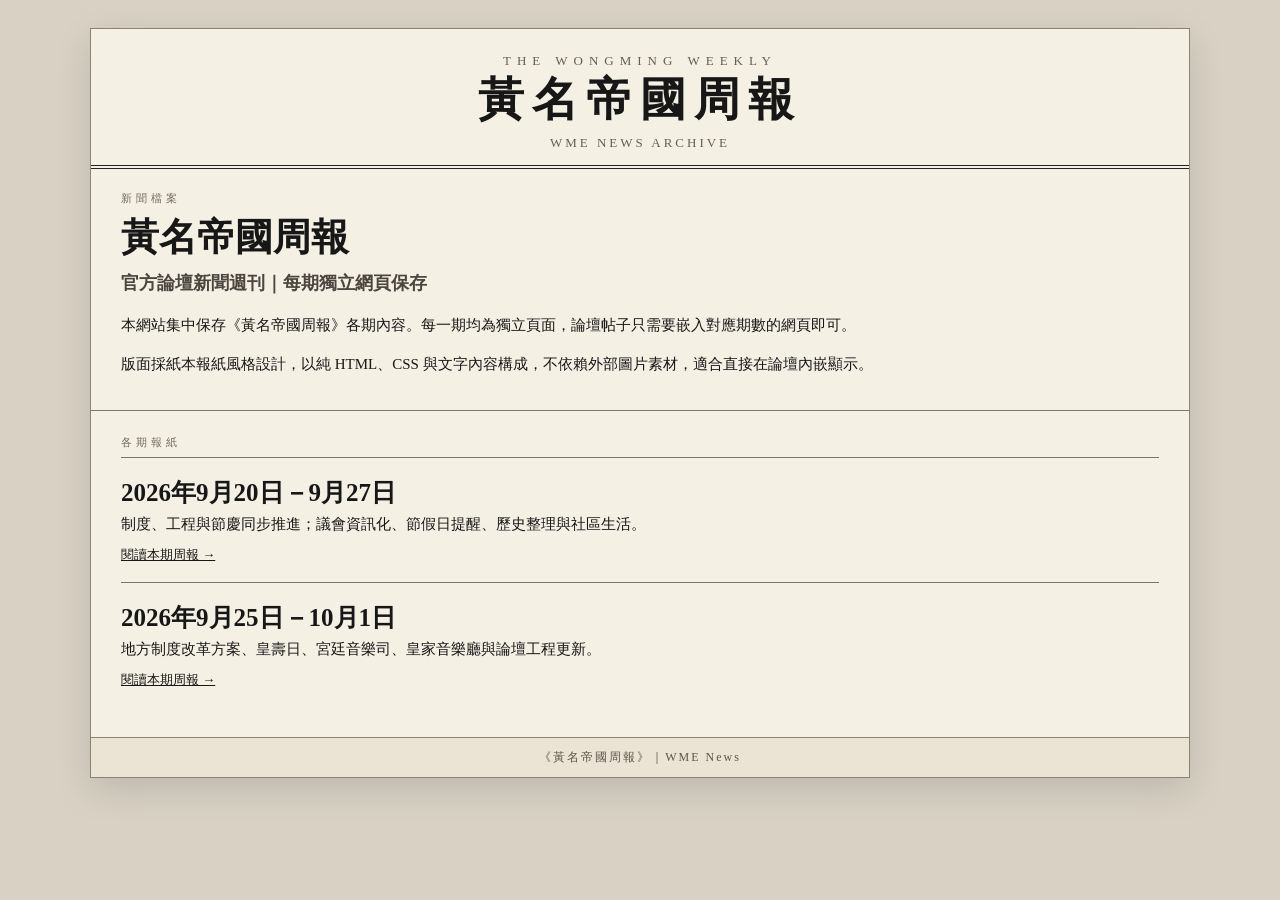
<file: index.html>
<!doctype html>
<html lang="zh-Hant">
<head>
  <meta charset="utf-8">
  <meta name="viewport" content="width=device-width,initial-scale=1">
  <title>黃名帝國周報｜WME News</title>
  <link rel="stylesheet" href="style.css">
</head>
<body>
  <main class="news-shell">
    <header class="masthead">
      <div class="masthead-kicker">THE WONGMING WEEKLY</div>
      <div class="masthead-title">黃名帝國周報</div>
      <div class="masthead-date">WME NEWS ARCHIVE</div>
    </header>

    <section class="section">
      <div class="label">新聞檔案</div>
      <h1 class="hero-title">黃名帝國周報</h1>
      <div class="hero-sub">官方論壇新聞週刊｜每期獨立網頁保存</div>
      <div class="article">
        <p>本網站集中保存《黃名帝國周報》各期內容。每一期均為獨立頁面，論壇帖子只需要嵌入對應期數的網頁即可。</p>
        <p>版面採紙本報紙風格設計，以純 HTML、CSS 與文字內容構成，不依賴外部圖片素材，適合直接在論壇內嵌顯示。</p>
      </div>
    </section>

    <section class="issue-list">
      <div class="label">各期報紙</div>

      <article class="issue-card">
        <h2>2026年9月20日－9月27日</h2>
        <p>制度、工程與節慶同步推進；議會資訊化、節假日提醒、歷史整理與社區生活。</p>
        <a class="issue-link" href="issues/2026-09-20-09-27.html">閱讀本期周報 →</a>
      </article>

      <article class="issue-card">
        <h2>2026年9月25日－10月1日</h2>
        <p>地方制度改革方案、皇壽日、宮廷音樂司、皇家音樂廳與論壇工程更新。</p>
        <a class="issue-link" href="issues/2026-09-25-10-01.html">閱讀本期周報 →</a>
      </article>
    </section>

    <footer class="footer">
      《黃名帝國周報》｜WME News
    </footer>
  </main>
</body>
</html>
</file>
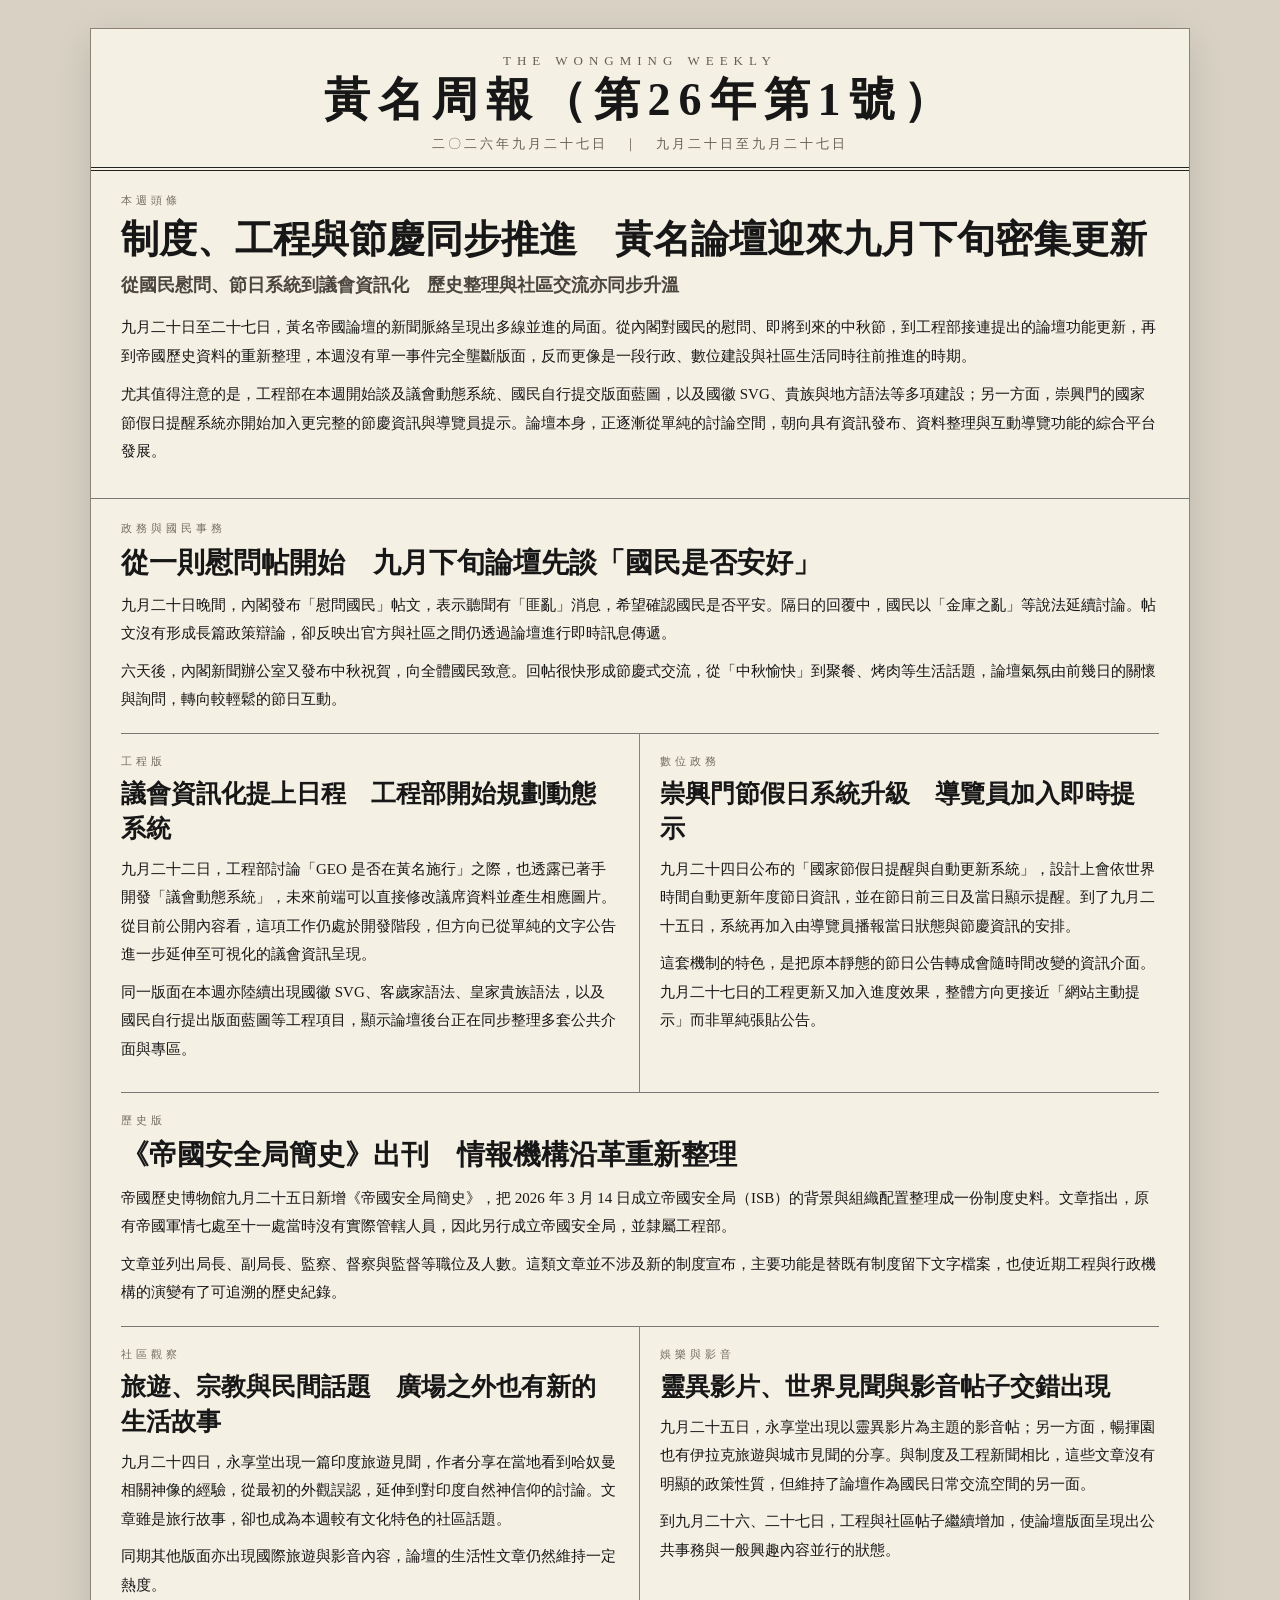
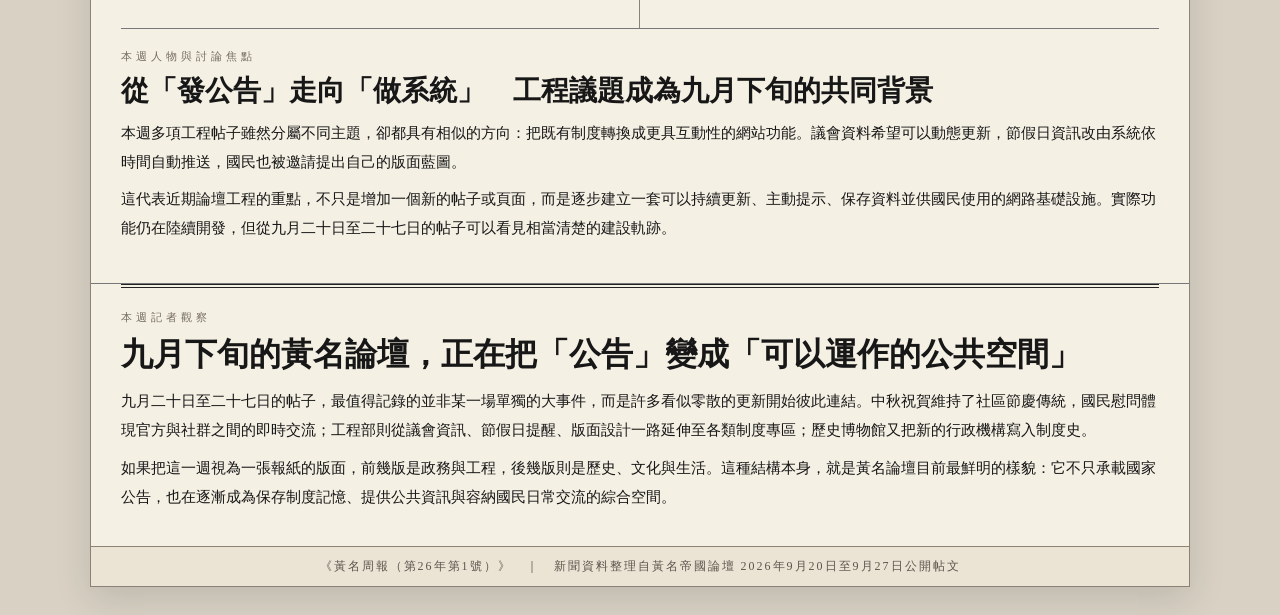
<file: issues/2026-09-20-09-27.html>
<!doctype html>
<html lang="zh-Hant">
<head>
  <meta charset="utf-8">
  <meta name="viewport" content="width=device-width,initial-scale=1">
  <title>黃名周報（第26年第1號）｜2026-09-20～2026-09-27</title>
  <link rel="stylesheet" href="../style.css">
</head>
<body>
  <main class="news-shell">
    <header class="masthead">
      <div class="masthead-kicker">THE WONGMING WEEKLY</div>
      <div class="masthead-title">黃名周報（第26年第1號）</div>
      <div class="masthead-date">二〇二六年九月二十七日　｜　九月二十日至九月二十七日</div>
    </header>

    <section class="section">
      <div class="label">本週頭條</div>
      <h1 class="hero-title">制度、工程與節慶同步推進　黃名論壇迎來九月下旬密集更新</h1>
      <div class="hero-sub">從國民慰問、節日系統到議會資訊化　歷史整理與社區交流亦同步升溫</div>
      <div class="article">
        <p>九月二十日至二十七日，黃名帝國論壇的新聞脈絡呈現出多線並進的局面。從內閣對國民的慰問、即將到來的中秋節，到工程部接連提出的論壇功能更新，再到帝國歷史資料的重新整理，本週沒有單一事件完全壟斷版面，反而更像是一段行政、數位建設與社區生活同時往前推進的時期。</p>
        <p>尤其值得注意的是，工程部在本週開始談及議會動態系統、國民自行提交版面藍圖，以及國徽 SVG、貴族與地方語法等多項建設；另一方面，崇興門的國家節假日提醒系統亦開始加入更完整的節慶資訊與導覽員提示。論壇本身，正逐漸從單純的討論空間，朝向具有資訊發布、資料整理與互動導覽功能的綜合平台發展。</p>
      </div>
    </section>

    <section class="section">
      <div class="article">
        <div class="full" style="border-top:0;padding-top:0;">
          <div class="label">政務與國民事務</div>
          <h2>從一則慰問帖開始　九月下旬論壇先談「國民是否安好」</h2>
          <p>九月二十日晚間，內閣發布「慰問國民」帖文，表示聽聞有「匪亂」消息，希望確認國民是否平安。隔日的回覆中，國民以「金庫之亂」等說法延續討論。帖文沒有形成長篇政策辯論，卻反映出官方與社區之間仍透過論壇進行即時訊息傳遞。</p>
          <p>六天後，內閣新聞辦公室又發布中秋祝賀，向全體國民致意。回帖很快形成節慶式交流，從「中秋愉快」到聚餐、烤肉等生活話題，論壇氣氛由前幾日的關懷與詢問，轉向較輕鬆的節日互動。</p>
        </div>

        <div class="grid">
          <article class="card">
            <div class="label">工程版</div>
            <h2>議會資訊化提上日程　工程部開始規劃動態系統</h2>
            <p>九月二十二日，工程部討論「GEO 是否在黃名施行」之際，也透露已著手開發「議會動態系統」，未來前端可以直接修改議席資料並產生相應圖片。從目前公開內容看，這項工作仍處於開發階段，但方向已從單純的文字公告進一步延伸至可視化的議會資訊呈現。</p>
            <p>同一版面在本週亦陸續出現國徽 SVG、客歲家語法、皇家貴族語法，以及國民自行提出版面藍圖等工程項目，顯示論壇後台正在同步整理多套公共介面與專區。</p>
          </article>

          <article class="card">
            <div class="label">數位政務</div>
            <h2>崇興門節假日系統升級　導覽員加入即時提示</h2>
            <p>九月二十四日公布的「國家節假日提醒與自動更新系統」，設計上會依世界時間自動更新年度節日資訊，並在節日前三日及當日顯示提醒。到了九月二十五日，系統再加入由導覽員播報當日狀態與節慶資訊的安排。</p>
            <p>這套機制的特色，是把原本靜態的節日公告轉成會隨時間改變的資訊介面。九月二十七日的工程更新又加入進度效果，整體方向更接近「網站主動提示」而非單純張貼公告。</p>
          </article>
        </div>

        <div class="full">
          <div class="label">歷史版</div>
          <h2>《帝國安全局簡史》出刊　情報機構沿革重新整理</h2>
          <p>帝國歷史博物館九月二十五日新增《帝國安全局簡史》，把 2026 年 3 月 14 日成立帝國安全局（ISB）的背景與組織配置整理成一份制度史料。文章指出，原有帝國軍情七處至十一處當時沒有實際管轄人員，因此另行成立帝國安全局，並隸屬工程部。</p>
          <p>文章並列出局長、副局長、監察、督察與監督等職位及人數。這類文章並不涉及新的制度宣布，主要功能是替既有制度留下文字檔案，也使近期工程與行政機構的演變有了可追溯的歷史紀錄。</p>
        </div>

        <div class="grid">
          <article class="card">
            <div class="label">社區觀察</div>
            <h2>旅遊、宗教與民間話題　廣場之外也有新的生活故事</h2>
            <p>九月二十四日，永享堂出現一篇印度旅遊見聞，作者分享在當地看到哈奴曼相關神像的經驗，從最初的外觀誤認，延伸到對印度自然神信仰的討論。文章雖是旅行故事，卻也成為本週較有文化特色的社區話題。</p>
            <p>同期其他版面亦出現國際旅遊與影音內容，論壇的生活性文章仍然維持一定熱度。</p>
          </article>

          <article class="card">
            <div class="label">娛樂與影音</div>
            <h2>靈異影片、世界見聞與影音帖子交錯出現</h2>
            <p>九月二十五日，永享堂出現以靈異影片為主題的影音帖；另一方面，暢揮園也有伊拉克旅遊與城市見聞的分享。與制度及工程新聞相比，這些文章沒有明顯的政策性質，但維持了論壇作為國民日常交流空間的另一面。</p>
            <p>到九月二十六、二十七日，工程與社區帖子繼續增加，使論壇版面呈現出公共事務與一般興趣內容並行的狀態。</p>
          </article>
        </div>

        <div class="full">
          <div class="label">本週人物與討論焦點</div>
          <h2>從「發公告」走向「做系統」　工程議題成為九月下旬的共同背景</h2>
          <p>本週多項工程帖子雖然分屬不同主題，卻都具有相似的方向：把既有制度轉換成更具互動性的網站功能。議會資料希望可以動態更新，節假日資訊改由系統依時間自動推送，國民也被邀請提出自己的版面藍圖。</p>
          <p>這代表近期論壇工程的重點，不只是增加一個新的帖子或頁面，而是逐步建立一套可以持續更新、主動提示、保存資料並供國民使用的網路基礎設施。實際功能仍在陸續開發，但從九月二十日至二十七日的帖子可以看見相當清楚的建設軌跡。</p>
        </div>
      </div>
    </section>

    <section class="observer">
      <div class="label">本週記者觀察</div>
      <h2>九月下旬的黃名論壇，正在把「公告」變成「可以運作的公共空間」</h2>
      <div class="article">
        <p>九月二十日至二十七日的帖子，最值得記錄的並非某一場單獨的大事件，而是許多看似零散的更新開始彼此連結。中秋祝賀維持了社區節慶傳統，國民慰問體現官方與社群之間的即時交流；工程部則從議會資訊、節假日提醒、版面設計一路延伸至各類制度專區；歷史博物館又把新的行政機構寫入制度史。</p>
        <p>如果把這一週視為一張報紙的版面，前幾版是政務與工程，後幾版則是歷史、文化與生活。這種結構本身，就是黃名論壇目前最鮮明的樣貌：它不只承載國家公告，也在逐漸成為保存制度記憶、提供公共資訊與容納國民日常交流的綜合空間。</p>
      </div>
    </section>

    <footer class="footer">
      《黃名周報（第26年第1號）》　｜　新聞資料整理自黃名帝國論壇 2026年9月20日至9月27日公開帖文
    </footer>
  </main>
</body>
</html>
</file>
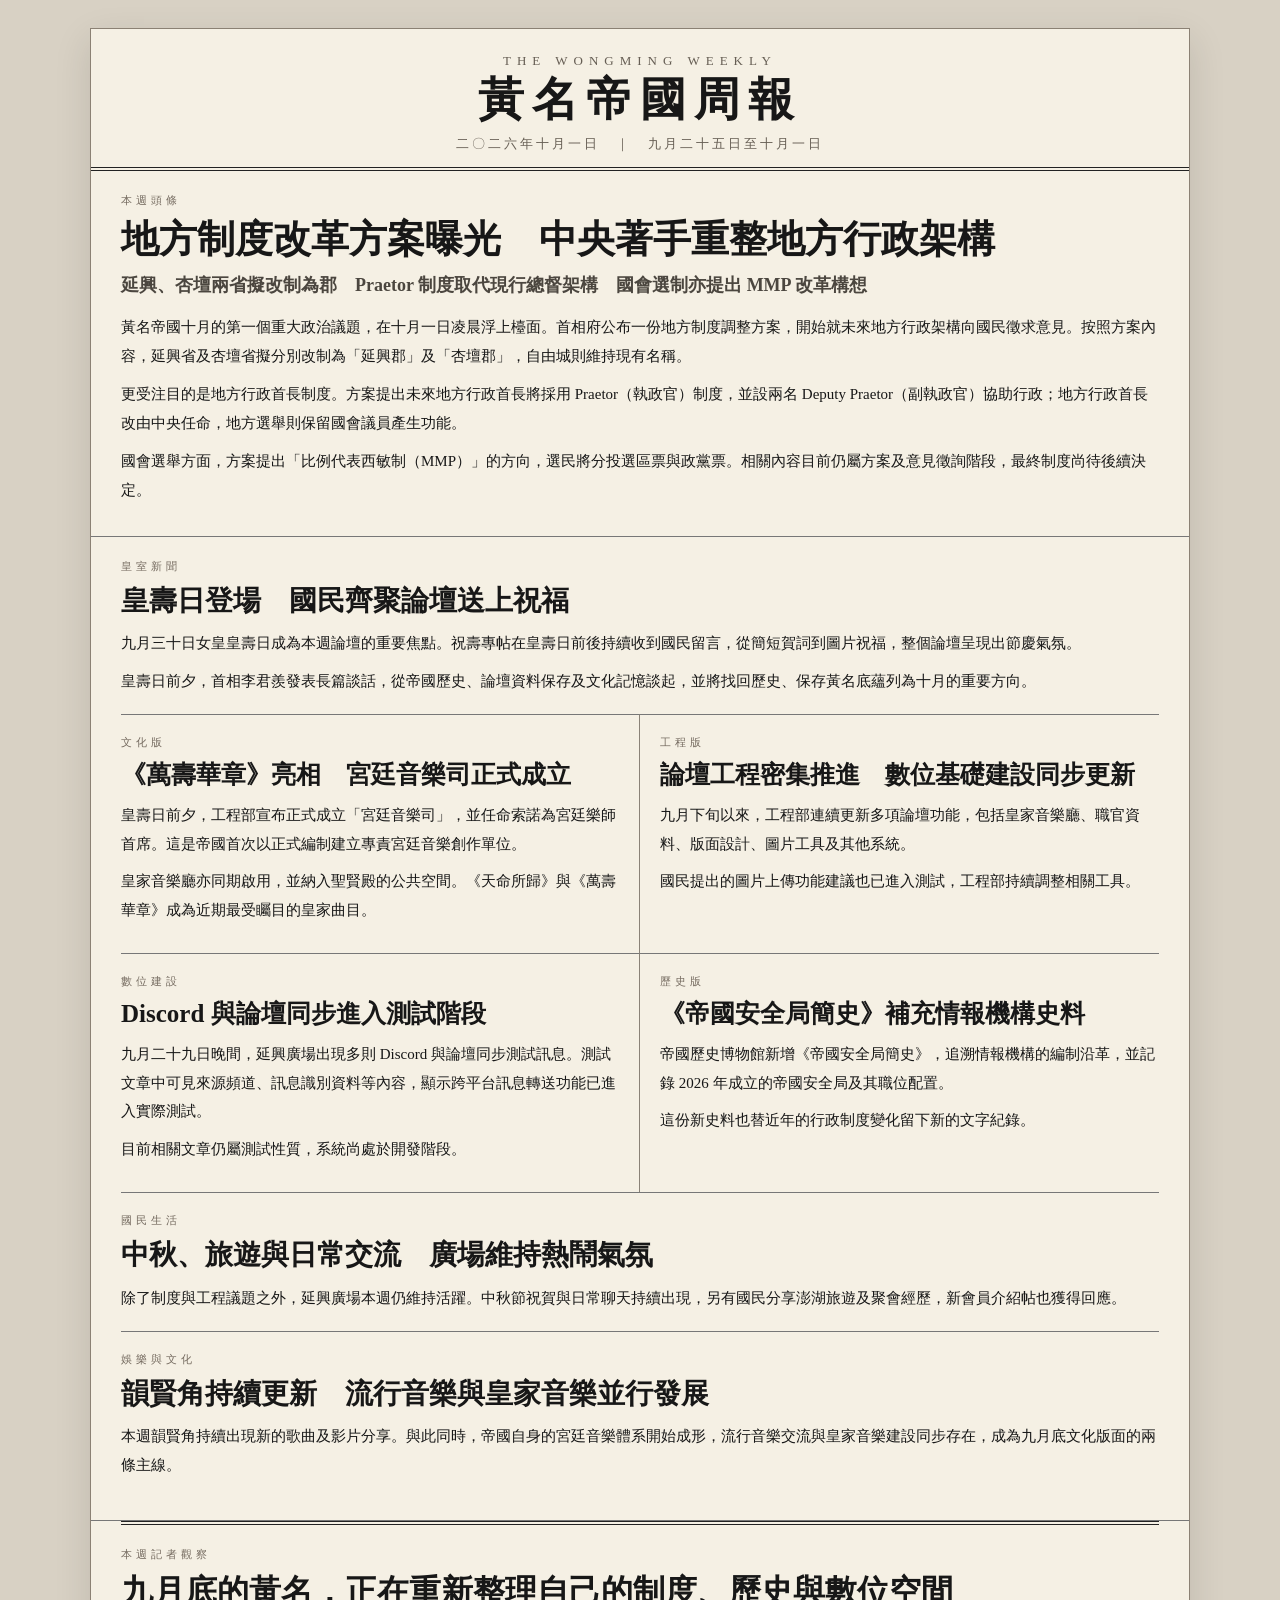
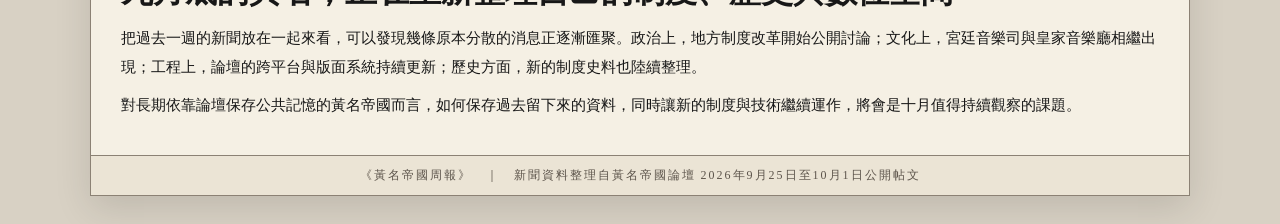
<file: issues/2026-09-25-10-01.html>
<!doctype html>
<html lang="zh-Hant">
<head>
  <meta charset="utf-8">
  <meta name="viewport" content="width=device-width,initial-scale=1">
  <title>黃名帝國周報｜2026-09-25～2026-10-01</title>
  <link rel="stylesheet" href="../style.css">
</head>
<body>
  <main class="news-shell">
    <header class="masthead">
      <div class="masthead-kicker">THE WONGMING WEEKLY</div>
      <div class="masthead-title">黃名帝國周報</div>
      <div class="masthead-date">二〇二六年十月一日　｜　九月二十五日至十月一日</div>
    </header>

    <section class="section">
      <div class="label">本週頭條</div>
      <h1 class="hero-title">地方制度改革方案曝光　中央著手重整地方行政架構</h1>
      <div class="hero-sub">延興、杏壇兩省擬改制為郡　Praetor 制度取代現行總督架構　國會選制亦提出 MMP 改革構想</div>
      <div class="article">
        <p>黃名帝國十月的第一個重大政治議題，在十月一日凌晨浮上檯面。首相府公布一份地方制度調整方案，開始就未來地方行政架構向國民徵求意見。按照方案內容，延興省及杏壇省擬分別改制為「延興郡」及「杏壇郡」，自由城則維持現有名稱。</p>
        <p>更受注目的是地方行政首長制度。方案提出未來地方行政首長將採用 Praetor（執政官）制度，並設兩名 Deputy Praetor（副執政官）協助行政；地方行政首長改由中央任命，地方選舉則保留國會議員產生功能。</p>
        <p>國會選舉方面，方案提出「比例代表西敏制（MMP）」的方向，選民將分投選區票與政黨票。相關內容目前仍屬方案及意見徵詢階段，最終制度尚待後續決定。</p>
      </div>
    </section>

    <section class="section">
      <div class="article">
        <div class="full" style="border-top:0;padding-top:0;">
          <div class="label">皇室新聞</div>
          <h2>皇壽日登場　國民齊聚論壇送上祝福</h2>
          <p>九月三十日女皇皇壽日成為本週論壇的重要焦點。祝壽專帖在皇壽日前後持續收到國民留言，從簡短賀詞到圖片祝福，整個論壇呈現出節慶氣氛。</p>
          <p>皇壽日前夕，首相李君羨發表長篇談話，從帝國歷史、論壇資料保存及文化記憶談起，並將找回歷史、保存黃名底蘊列為十月的重要方向。</p>
        </div>

        <div class="grid">
          <article class="card">
            <div class="label">文化版</div>
            <h2>《萬壽華章》亮相　宮廷音樂司正式成立</h2>
            <p>皇壽日前夕，工程部宣布正式成立「宮廷音樂司」，並任命索諾為宮廷樂師首席。這是帝國首次以正式編制建立專責宮廷音樂創作單位。</p>
            <p>皇家音樂廳亦同期啟用，並納入聖賢殿的公共空間。《天命所歸》與《萬壽華章》成為近期最受矚目的皇家曲目。</p>
          </article>

          <article class="card">
            <div class="label">工程版</div>
            <h2>論壇工程密集推進　數位基礎建設同步更新</h2>
            <p>九月下旬以來，工程部連續更新多項論壇功能，包括皇家音樂廳、職官資料、版面設計、圖片工具及其他系統。</p>
            <p>國民提出的圖片上傳功能建議也已進入測試，工程部持續調整相關工具。</p>
          </article>

          <article class="card">
            <div class="label">數位建設</div>
            <h2>Discord 與論壇同步進入測試階段</h2>
            <p>九月二十九日晚間，延興廣場出現多則 Discord 與論壇同步測試訊息。測試文章中可見來源頻道、訊息識別資料等內容，顯示跨平台訊息轉送功能已進入實際測試。</p>
            <p>目前相關文章仍屬測試性質，系統尚處於開發階段。</p>
          </article>

          <article class="card">
            <div class="label">歷史版</div>
            <h2>《帝國安全局簡史》補充情報機構史料</h2>
            <p>帝國歷史博物館新增《帝國安全局簡史》，追溯情報機構的編制沿革，並記錄 2026 年成立的帝國安全局及其職位配置。</p>
            <p>這份新史料也替近年的行政制度變化留下新的文字紀錄。</p>
          </article>
        </div>

        <div class="full">
          <div class="label">國民生活</div>
          <h2>中秋、旅遊與日常交流　廣場維持熱鬧氣氛</h2>
          <p>除了制度與工程議題之外，延興廣場本週仍維持活躍。中秋節祝賀與日常聊天持續出現，另有國民分享澎湖旅遊及聚會經歷，新會員介紹帖也獲得回應。</p>
        </div>

        <div class="full">
          <div class="label">娛樂與文化</div>
          <h2>韻賢角持續更新　流行音樂與皇家音樂並行發展</h2>
          <p>本週韻賢角持續出現新的歌曲及影片分享。與此同時，帝國自身的宮廷音樂體系開始成形，流行音樂交流與皇家音樂建設同步存在，成為九月底文化版面的兩條主線。</p>
        </div>
      </div>
    </section>

    <section class="observer">
      <div class="label">本週記者觀察</div>
      <h2>九月底的黃名，正在重新整理自己的制度、歷史與數位空間</h2>
      <div class="article">
        <p>把過去一週的新聞放在一起來看，可以發現幾條原本分散的消息正逐漸匯聚。政治上，地方制度改革開始公開討論；文化上，宮廷音樂司與皇家音樂廳相繼出現；工程上，論壇的跨平台與版面系統持續更新；歷史方面，新的制度史料也陸續整理。</p>
        <p>對長期依靠論壇保存公共記憶的黃名帝國而言，如何保存過去留下來的資料，同時讓新的制度與技術繼續運作，將會是十月值得持續觀察的課題。</p>
      </div>
    </section>

    <footer class="footer">
      《黃名帝國周報》　｜　新聞資料整理自黃名帝國論壇 2026年9月25日至10月1日公開帖文
    </footer>
  </main>
</body>
</html>
</file>
<file: style.css>
:root{
  --paper:#f5f0e4;
  --paper2:#ebe4d5;
  --ink:#171717;
  --muted:#665e54;
  --line:#8b8174;
}
*{box-sizing:border-box}
html{scroll-behavior:smooth}
body{
  margin:0;
  background:#d8d1c4;
  color:var(--ink);
  font-family:Georgia,"Times New Roman","Noto Serif TC","PMingLiU",serif;
}
a{color:inherit}
.news-shell{
  width:min(1100px,calc(100% - 28px));
  margin:28px auto;
  background:var(--paper);
  border:1px solid var(--line);
  box-shadow:0 12px 35px rgba(0,0,0,.12);
}
.masthead{
  padding:24px 28px 14px;
  text-align:center;
  border-bottom:4px double #222;
}
.masthead-kicker{
  font-size:13px;
  letter-spacing:6px;
  color:var(--muted);
  margin-bottom:5px;
}
.masthead-title{
  font-size:clamp(32px,5vw,46px);
  font-weight:700;
  letter-spacing:8px;
  line-height:1.15;
}
.masthead-date{
  font-size:13px;
  letter-spacing:3px;
  color:var(--muted);
  margin-top:8px;
}
.section{
  padding:22px 30px;
  border-bottom:1px solid #777;
}
.label{
  font-size:11px;
  letter-spacing:4px;
  color:#756b60;
  margin-bottom:7px;
}
.hero-title{
  font-size:clamp(28px,4.5vw,38px);
  line-height:1.3;
  margin:0 0 8px;
  font-weight:700;
}
.hero-sub{
  font-size:18px;
  line-height:1.55;
  color:#4b463f;
  font-weight:700;
  margin-bottom:13px;
}
.article p{
  font-size:15px;
  line-height:1.9;
  margin:0 0 10px;
}
.grid{
  display:grid;
  grid-template-columns:repeat(2,minmax(0,1fr));
}
.card{
  padding:20px 18px 20px 0;
  border-top:1px solid #777;
}
.card:nth-child(odd){
  border-right:1px solid #8a8277;
  padding-right:20px;
}
.card:nth-child(even){
  padding-left:20px;
  padding-right:0;
}
.card h2{
  font-size:25px;
  line-height:1.4;
  margin:3px 0 9px;
}
.card p{
  font-size:15px;
  line-height:1.9;
  margin:0 0 9px;
}
.full{
  padding:20px 0 10px;
  border-top:1px solid #777;
}
.full h2{
  font-size:28px;
  line-height:1.4;
  margin:3px 0 9px;
}
.full p{
  font-size:15px;
  line-height:1.9;
  margin:0 0 9px;
}
.observer{
  margin:0 30px;
  border-top:4px double #222;
  padding:22px 0 25px;
}
.observer h2{
  font-size:clamp(26px,4vw,32px);
  line-height:1.4;
  margin:5px 0 10px;
}
.footer{
  padding:11px 20px;
  background:var(--paper2);
  border-top:1px solid var(--line);
  text-align:center;
  font-size:12px;
  letter-spacing:2px;
  color:#5d554c;
}
.issue-list{
  padding:24px 30px 30px;
}
.issue-card{
  border-top:1px solid #777;
  padding:18px 0;
}
.issue-card:first-child{border-top:0}
.issue-card h2{
  margin:0 0 6px;
  font-size:25px;
}
.issue-card p{
  margin:0 0 8px;
  font-size:15px;
}
.issue-link{
  display:inline-block;
  margin-top:4px;
  font-size:13px;
  text-decoration:underline;
}
@media (max-width:760px){
  .news-shell{width:min(100%,calc(100% - 12px));margin:8px auto}
  .section{padding:18px 16px}
  .grid{display:block}
  .card,.card:nth-child(odd),.card:nth-child(even){
    padding:18px 0;
    border-right:0;
    border-top:1px solid #777;
  }
  .masthead{padding:18px 14px 12px}
  .masthead-title{letter-spacing:4px}
  .observer{margin:0 16px}
  .issue-list{padding:18px 16px 24px}
}
</file>
